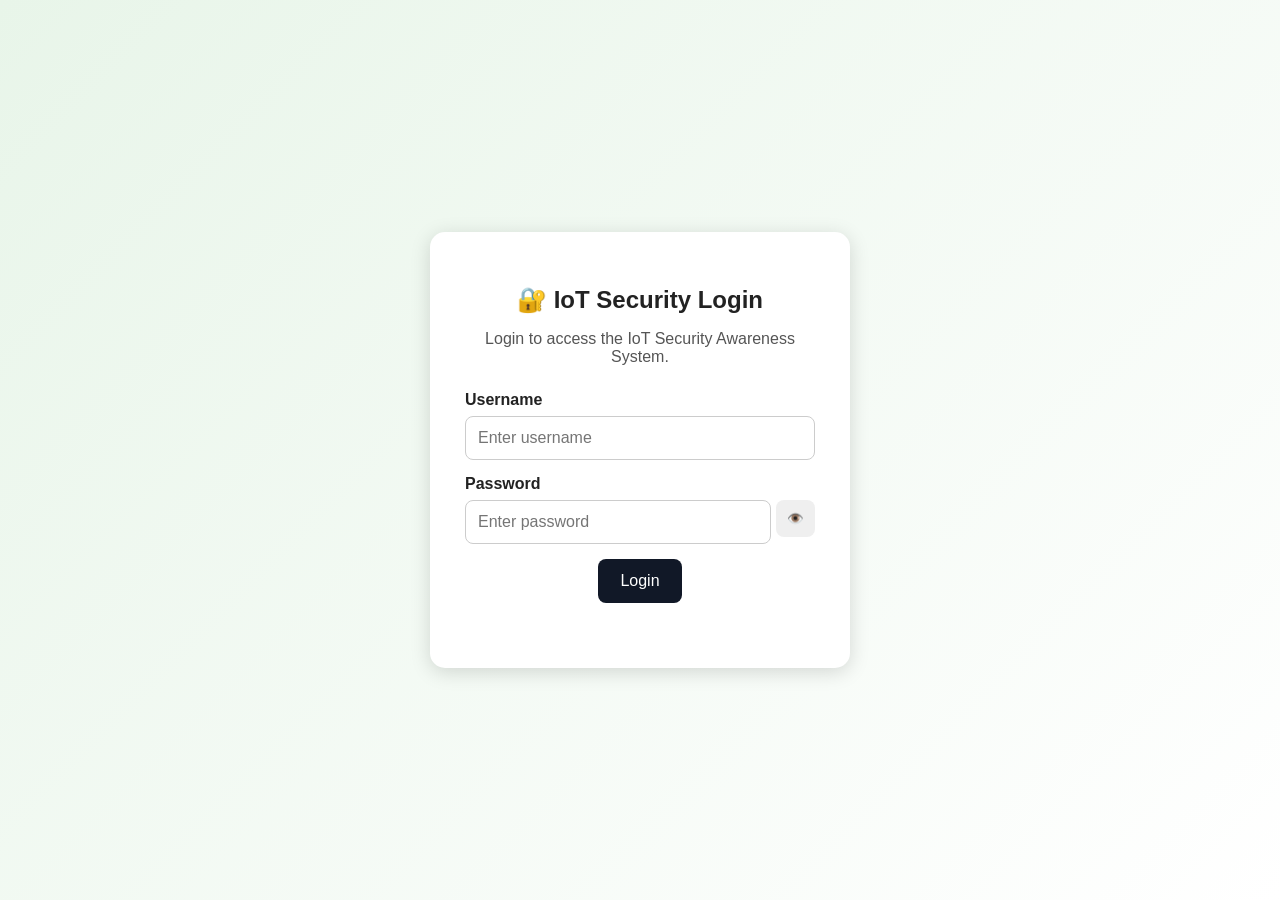
<file: index.html>
<!DOCTYPE html>
<html>
<head>

    <title>IoT Security Login</title>

    <link rel="stylesheet" href="style.css">

</head>

<body>

    <div class="login-page">

        <div class="login-box">

            <h2>🔐 IoT Security Login</h2>

            <p>
                Login to access the IoT Security Awareness System.
            </p>


            <label>Username</label>

            <input
                type="text"
                id="username"
                placeholder="Enter username"
            >


            <label>Password</label>

            <div class="password-box">

                <input
                    type="password"
                    id="password"
                    placeholder="Enter password"
                >

                <button
                    type="button"
                    onclick="togglePassword()">
                    👁️
                </button>

            </div>


            <button
                class="button"
                onclick="loginUser()">
                Login
            </button>


            <div id="loginResult"></div>

        </div>

    </div>


    <script>

        // Show / Hide Password

        function togglePassword() {

            let password =
                document.getElementById("password");

            if (password.type === "password") {

                password.type = "text";

            }
            else {

                password.type = "password";

            }

        }


        // Login

        function loginUser() {

            let username =
                document.getElementById("username").value;

            let password =
                document.getElementById("password").value;


            if (username === "" || password === "") {

                document.getElementById("loginResult").innerHTML =
                    "⚠️ Please enter username and password.";

                return;

            }


            // Demo login credentials

            if (username === "admin" && password === "1234") {

                document.getElementById("loginResult").innerHTML =
                    "✅ Login successful!";

                setTimeout(function() {

                    window.location.href = "home.html";

                }, 1000);

            }

            else {

                document.getElementById("loginResult").innerHTML =
                    "❌ Invalid username or password.";

            }

        }

    </script>

</body>

</html>
</file>
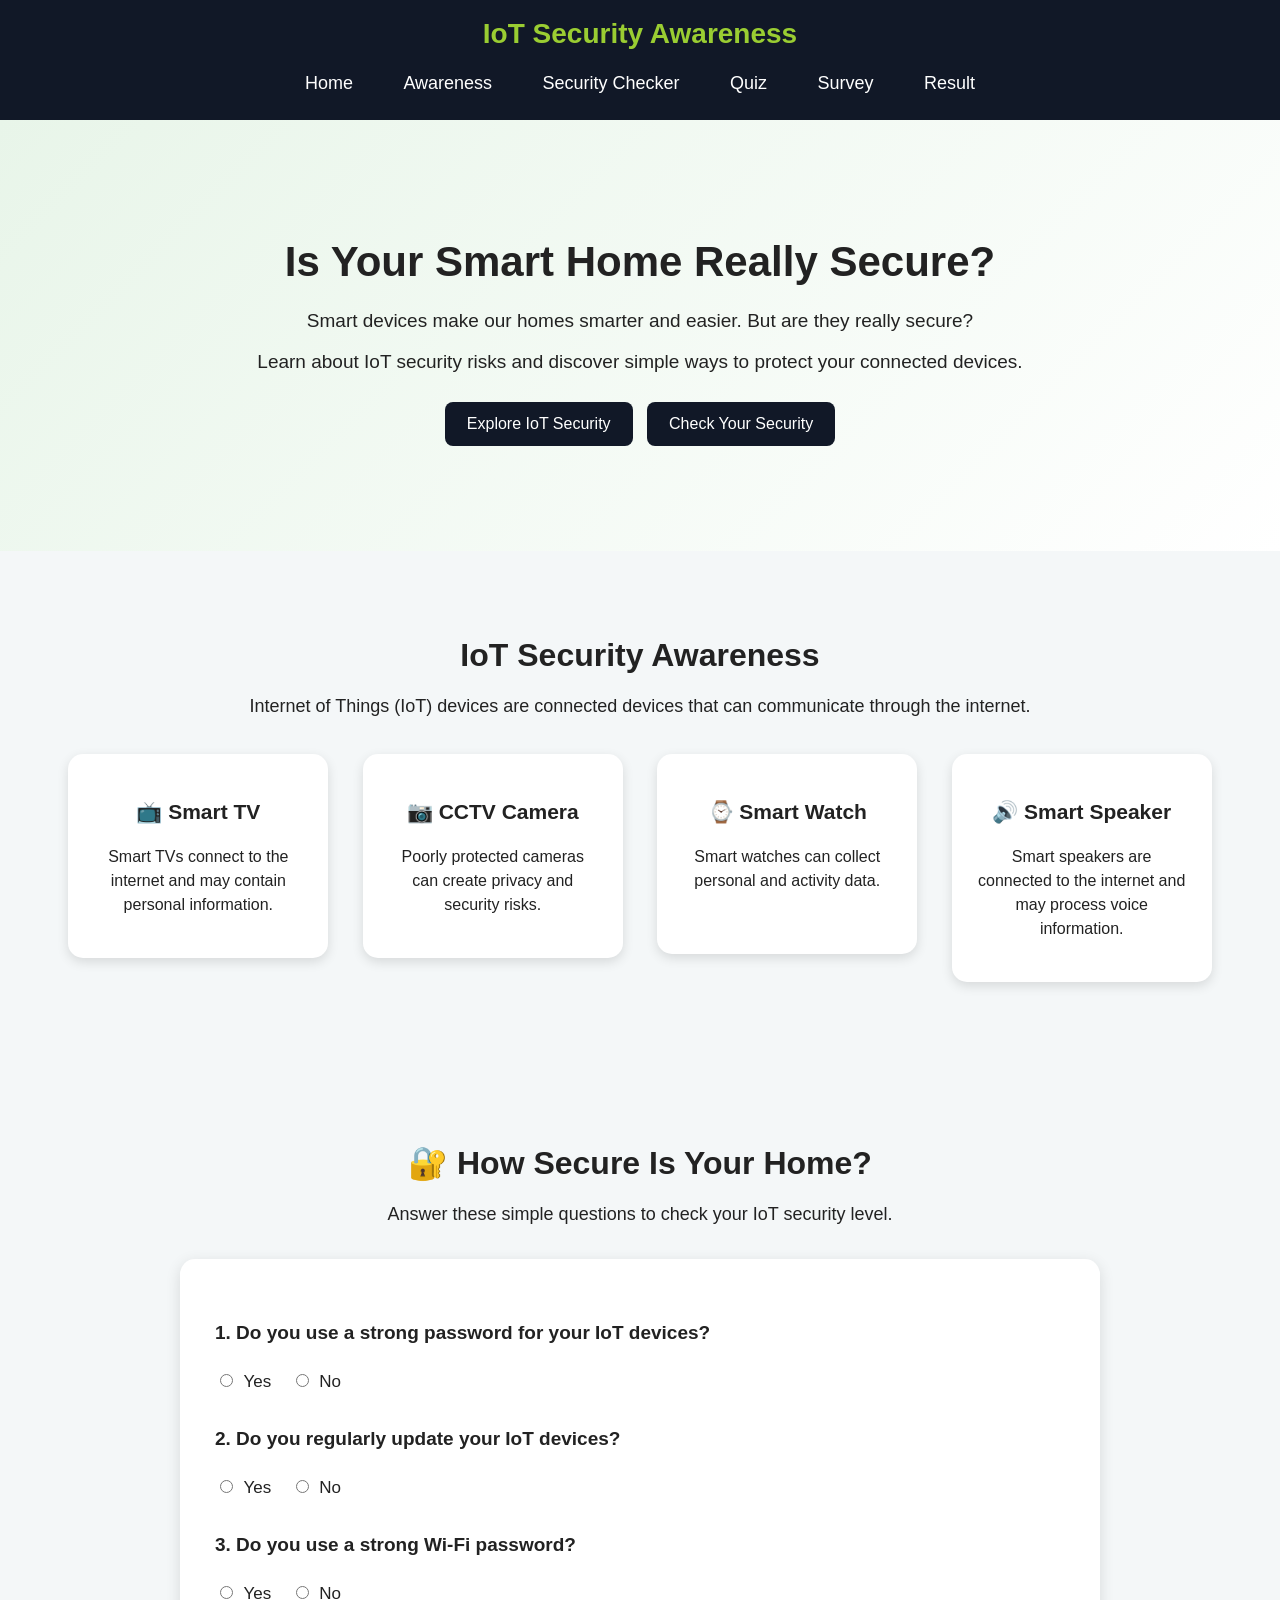
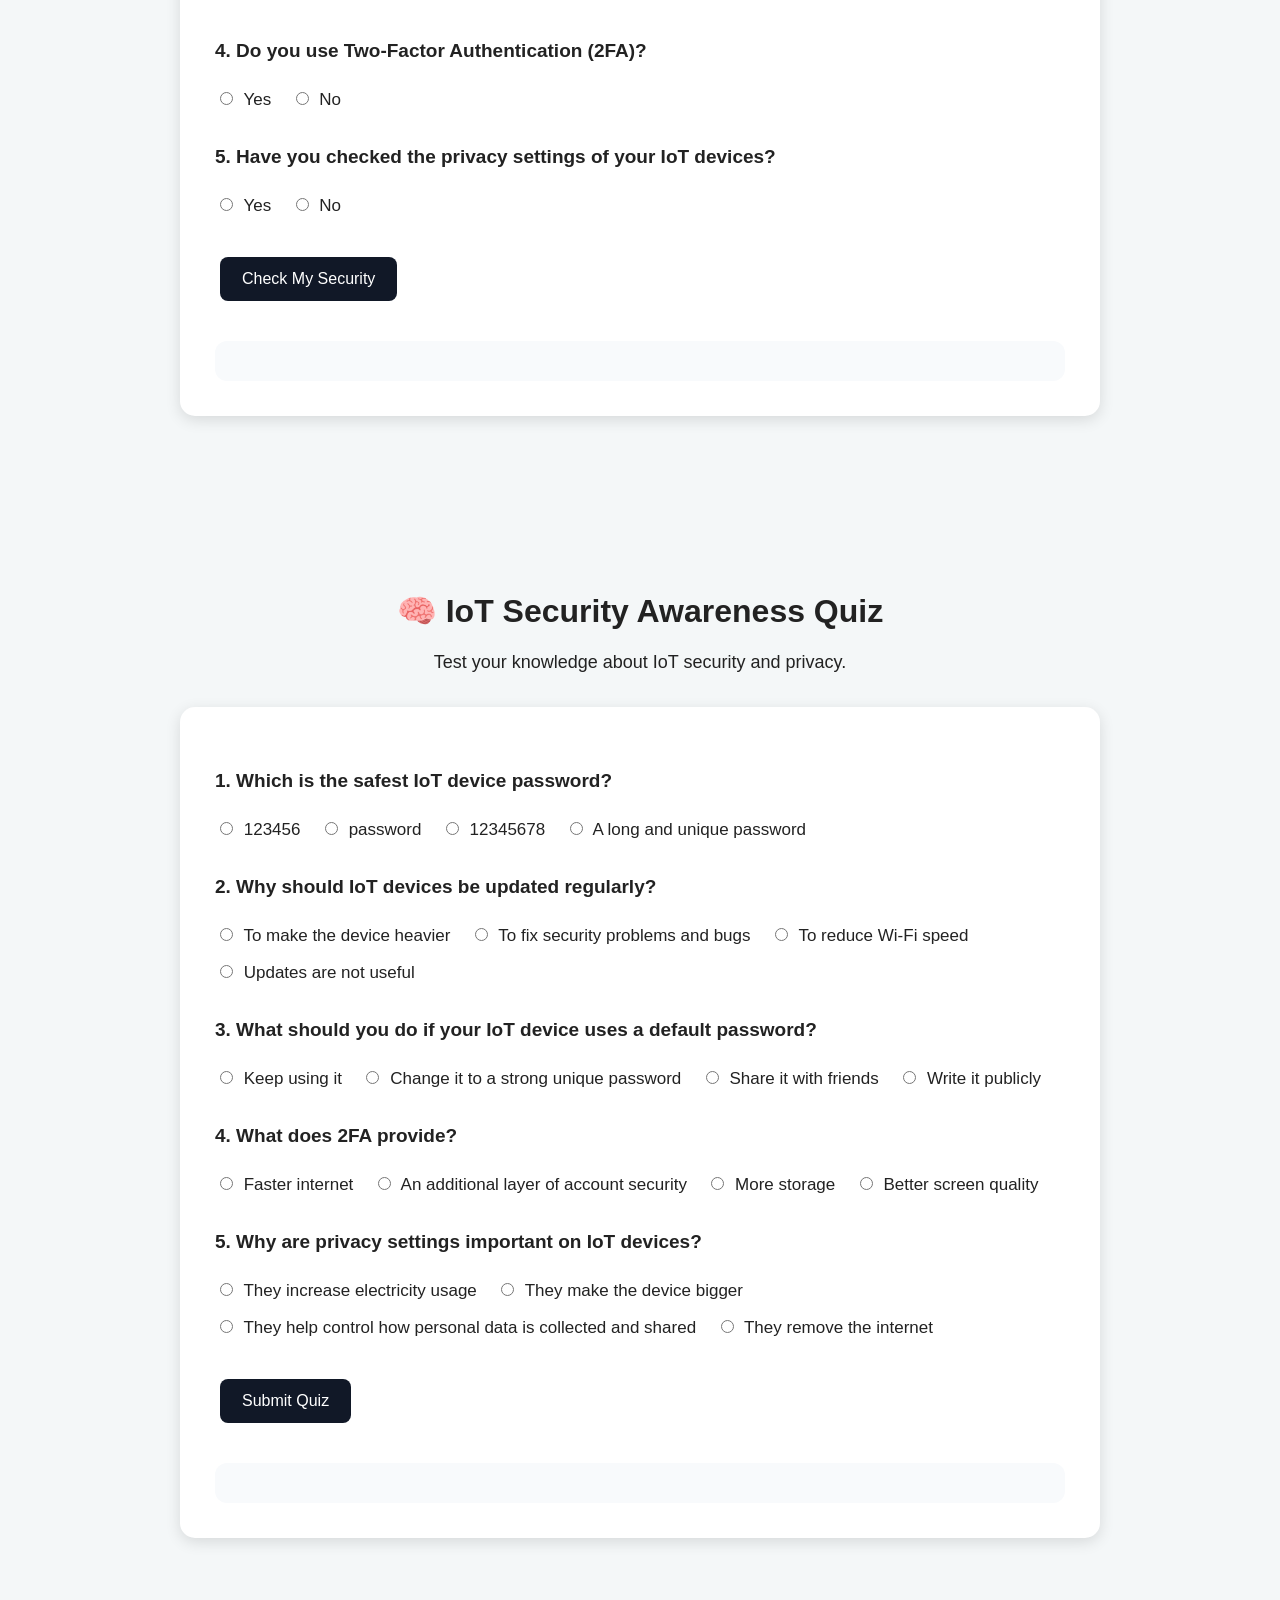
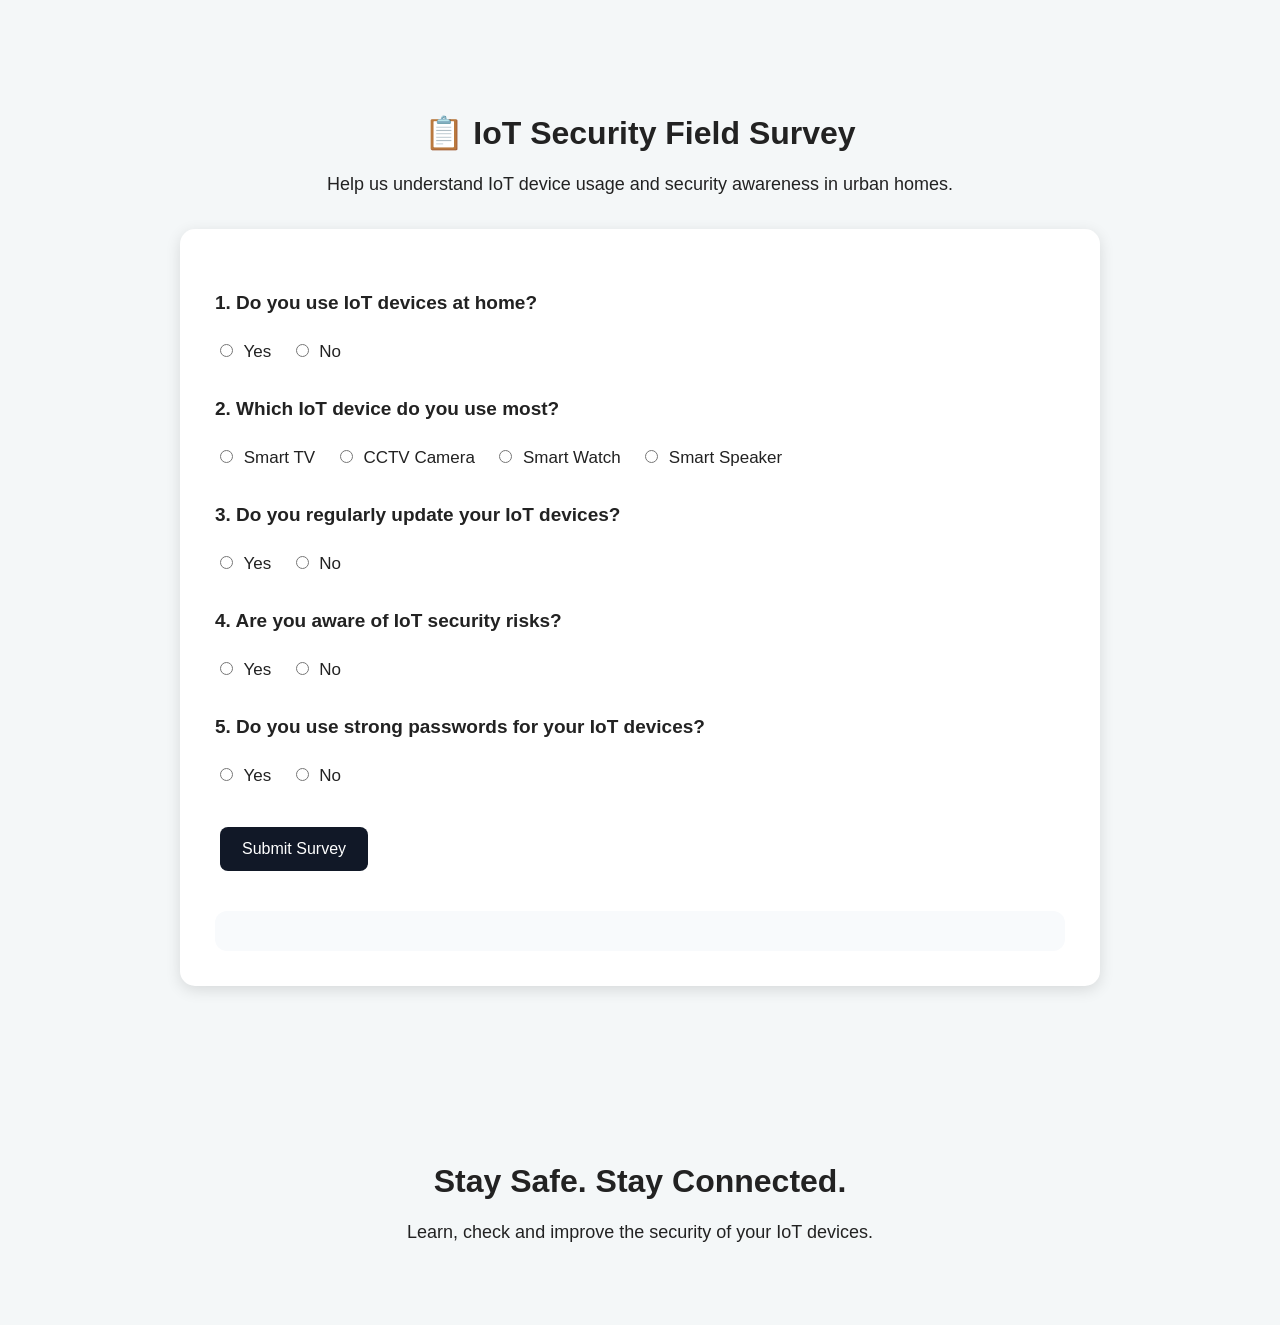
<file: home.html>
<!DOCTYPE html>
<html>
<head>
    <title>IoT Security Awareness</title>

    <link rel="stylesheet" href="style.css">
</head>

<body>

    <!-- Navigation Bar -->

    <div class="navbar">

        <h2>IoT Security Awareness</h2>

        <a href="#home">Home</a>
        <a href="#awareness">Awareness</a>
        <a href="#checker">Security Checker</a>
        <a href="#quiz">Quiz</a>
        <a href="#survey">Survey</a>
        <a href="#
Result">Result</a>

    </div>


    <!-- Welcome Section -->

    <div class="hero" id="home">

        <h1>Is Your Smart Home Really Secure?</h1>

        <p>
            Smart devices make our homes smarter and easier.
            But are they really secure?
        </p>

        <p>
            Learn about IoT security risks and discover simple
            ways to protect your connected devices.
        </p>

        <a href="#awareness" class="button">
            Explore IoT Security
        </a>

        <a href="#checker" class="button">
            Check Your Security
        </a>

    </div>


    <!-- Awareness Section -->

    <div class="section" id="awareness">

        <h2>IoT Security Awareness</h2>

        <p>
            Internet of Things (IoT) devices are connected devices
            that can communicate through the internet.
        </p>


        <div class="card">

            <h3>📺 Smart TV</h3>

            <p>
                Smart TVs connect to the internet and may contain
                personal information.
            </p>

        </div>


        <div class="card">

            <h3>📷 CCTV Camera</h3>

            <p>
                Poorly protected cameras can create privacy and
                security risks.
            </p>

        </div>


        <div class="card">

            <h3>⌚ Smart Watch</h3>

            <p>
                Smart watches can collect personal and activity data.
            </p>

        </div>


        <div class="card">

            <h3>🔊 Smart Speaker</h3>

            <p>
                Smart speakers are connected to the internet and
                may process voice information.
            </p>

        </div>

    </div>


    <!-- Security Checker -->

    <div class="section" id="checker">

        <h2>🔐 How Secure Is Your Home?</h2>

        <p>
            Answer these simple questions to check your IoT security level.
        </p>

        <div class="checker-box">

            <h3>1. Do you use a strong password for your IoT devices?</h3>

            <label>
                <input type="radio" name="q1" value="yes">
                Yes
            </label>

            <label>
                <input type="radio" name="q1" value="no">
                No
            </label>


            <h3>2. Do you regularly update your IoT devices?</h3>

            <label>
                <input type="radio" name="q2" value="yes">
                Yes
            </label>

            <label>
                <input type="radio" name="q2" value="no">
                No
            </label>


            <h3>3. Do you use a strong Wi-Fi password?</h3>

            <label>
                <input type="radio" name="q3" value="yes">
                Yes
            </label>

            <label>
                <input type="radio" name="q3" value="no">
                No
            </label>


            <h3>4. Do you use Two-Factor Authentication (2FA)?</h3>

            <label>
                <input type="radio" name="q4" value="yes">
                Yes
            </label>

            <label>
                <input type="radio" name="q4" value="no">
                No
            </label>


            <h3>5. Have you checked the privacy settings of your IoT devices?</h3>

            <label>
                <input type="radio" name="q5" value="yes">
                Yes
            </label>

            <label>
                <input type="radio" name="q5" value="no">
                No
            </label>


            <br><br>

            <button class="button" onclick="checkSecurity()">
                Check My Security
            </button>

            <div id="result"></div>

        </div>

    </div>


    <!-- Quiz -->

    <div class="section" id="quiz">

        <h2>🧠 IoT Security Awareness Quiz</h2>

        <p>
            Test your knowledge about IoT security and privacy.
        </p>

        <div class="quiz-box">

            <!-- Question 1 -->

            <h3>1. Which is the safest IoT device password?</h3>

            <label>
                <input type="radio" name="quiz1" value="wrong">
                123456
            </label>

            <label>
                <input type="radio" name="quiz1" value="wrong">
                password
            </label>

            <label>
                <input type="radio" name="quiz1" value="wrong">
                12345678
            </label>

            <label>
                <input type="radio" name="quiz1" value="correct">
                A long and unique password
            </label>


            <!-- Question 2 -->

            <h3>2. Why should IoT devices be updated regularly?</h3>

            <label>
                <input type="radio" name="quiz2" value="wrong">
                To make the device heavier
            </label>

            <label>
                <input type="radio" name="quiz2" value="correct">
                To fix security problems and bugs
            </label>

            <label>
                <input type="radio" name="quiz2" value="wrong">
                To reduce Wi-Fi speed
            </label>

            <label>
                <input type="radio" name="quiz2" value="wrong">
                Updates are not useful
            </label>


            <!-- Question 3 -->

            <h3>3. What should you do if your IoT device uses a default password?</h3>

            <label>
                <input type="radio" name="quiz3" value="wrong">
                Keep using it
            </label>

            <label>
                <input type="radio" name="quiz3" value="correct">
                Change it to a strong unique password
            </label>

            <label>
                <input type="radio" name="quiz3" value="wrong">
                Share it with friends
            </label>

            <label>
                <input type="radio" name="quiz3" value="wrong">
                Write it publicly
            </label>


            <!-- Question 4 -->

            <h3>4. What does 2FA provide?</h3>

            <label>
                <input type="radio" name="quiz4" value="wrong">
                Faster internet
            </label>

            <label>
                <input type="radio" name="quiz4" value="correct">
                An additional layer of account security
            </label>

            <label>
                <input type="radio" name="quiz4" value="wrong">
                More storage
            </label>

            <label>
                <input type="radio" name="quiz4" value="wrong">
                Better screen quality
            </label>


            <!-- Question 5 -->

            <h3>5. Why are privacy settings important on IoT devices?</h3>

            <label>
                <input type="radio" name="quiz5" value="wrong">
                They increase electricity usage
            </label>

            <label>
                <input type="radio" name="quiz5" value="wrong">
                They make the device bigger
            </label>

            <label>
                <input type="radio" name="quiz5" value="correct">
                They help control how personal data is collected and shared
            </label>

            <label>
                <input type="radio" name="quiz5" value="wrong">
                They remove the internet
            </label>


            <br><br>

            <button class="button" onclick="checkQuiz()">
                Submit Quiz
            </button>

            <div id="quizResult"></div>

        </div>

    </div>


    <!-- Field Survey -->

    <div class="section" id="survey">

        <h2>📋 IoT Security Field Survey</h2>

        <p>
            Help us understand IoT device usage and security
            awareness in urban homes.
        </p>

        <div class="checker-box">

            <h3>1. Do you use IoT devices at home?</h3>

            <label>
                <input type="radio" name="survey1" value="yes">
                Yes
            </label>

            <label>
                <input type="radio" name="survey1" value="no">
                No
            </label>


            <h3>2. Which IoT device do you use most?</h3>

            <label>
                <input type="radio" name="survey2" value="smarttv">
                Smart TV
            </label>

            <label>
                <input type="radio" name="survey2" value="camera">
                CCTV Camera
            </label>

            <label>
                <input type="radio" name="survey2" value="watch">
                Smart Watch
            </label>

            <label>
                <input type="radio" name="survey2" value="speaker">
                Smart Speaker
            </label>


            <h3>3. Do you regularly update your IoT devices?</h3>

            <label>
                <input type="radio" name="survey3" value="yes">
                Yes
            </label>

            <label>
                <input type="radio" name="survey3" value="no">
                No
            </label>


            <h3>4. Are you aware of IoT security risks?</h3>

            <label>
                <input type="radio" name="survey4" value="yes">
                Yes
            </label>

            <label>
                <input type="radio" name="survey4" value="no">
                No
            </label>


            <h3>5. Do you use strong passwords for your IoT devices?</h3>

            <label>
                <input type="radio" name="survey5" value="yes">
                Yes
            </label>

            <label>
                <input type="radio" name="survey5" value="no">
                No
            </label>


            <br><br>

            <button class="button" onclick="submitSurvey()">
                Submit Survey
            </button>

            <div id="surveyResult"></div>

        </div>

    </div>


    <!-- Footer -->

    <div class="section">

        <h2>Stay Safe. Stay Connected.</h2>

        <p>
            Learn, check and improve the security of your IoT devices.
        </p>

    </div>


    <!-- JavaScript -->

    <script>

        // =========================
        // SECURITY CHECKER
        // =========================

        function checkSecurity() {

            let score = 0;

            let q1 = document.querySelector('input[name="q1"]:checked');
            let q2 = document.querySelector('input[name="q2"]:checked');
            let q3 = document.querySelector('input[name="q3"]:checked');
            let q4 = document.querySelector('input[name="q4"]:checked');
            let q5 = document.querySelector('input[name="q5"]:checked');

            if (!q1 || !q2 || !q3 || !q4 || !q5) {

                document.getElementById("result").innerHTML =
                    "<h3>Please answer all questions.</h3>";

                return;
            }

            if (q1.value === "yes") score += 20;
            if (q2.value === "yes") score += 20;
            if (q3.value === "yes") score += 20;
            if (q4.value === "yes") score += 20;
            if (q5.value === "yes") score += 20;


            let message = "";

            if (score >= 80) {

                message =
                    "🟢 Excellent! Your IoT security practices are strong.";

            }
            else if (score >= 60) {

                message =
                    "🟡 Good! But there are some areas you can improve.";

            }
            else if (score >= 40) {

                message =
                    "🟠 It's okay! Keep trying and improve your security.";

            }
            else {

                message =
                    "🔴 Your security needs improvement. Don't worry, you can make it better.";

            }


            document.getElementById("result").innerHTML =

                "<h3>Your Security Score: " +
                score +
                "/100</h3>" +

                "<p>" +
                message +
                "</p>";
        }



        // =========================
        // QUIZ
        // =========================

        function checkQuiz() {

            let score = 0;

            let q1 = document.querySelector('input[name="quiz1"]:checked');
            let q2 = document.querySelector('input[name="quiz2"]:checked');
            let q3 = document.querySelector('input[name="quiz3"]:checked');
            let q4 = document.querySelector('input[name="quiz4"]:checked');
            let q5 = document.querySelector('input[name="quiz5"]:checked');


            if (!q1 || !q2 || !q3 || !q4 || !q5) {

                document.getElementById("quizResult").innerHTML =
                    "<h3>Please answer all quiz questions.</h3>";

                return;
            }


            if (q1.value === "correct") score++;
            if (q2.value === "correct") score++;
            if (q3.value === "correct") score++;
            if (q4.value === "correct") score++;
            if (q5.value === "correct") score++;


            let percentage = (score / 5) * 100;

            let message = "";


            if (score === 5) {

                message =
                    "Excellent! You are an IoT security pro!";

            }
            else if (score === 4) {

                message =
                    "Good! You have strong IoT security knowledge.";

            }
            else if (score === 3) {

                message =
                    "It's okay! Keep trying and learn more.";

            }
            else {

                message =
                    "Don't worry! Keep learning and improve your knowledge.";

            }


            document.getElementById("quizResult").innerHTML =

                "<h3>Your Quiz Score: " +
                score +
                "/5</h3>" +

                "<p>Percentage: " +
                percentage +
                "%</p>" +

                "<p>" +
                message +
                "</p>";
        }



        // =========================
        // FIELD SURVEY
        // =========================

        function submitSurvey() {

            let q1 = document.querySelector('input[name="survey1"]:checked');
            let q2 = document.querySelector('input[name="survey2"]:checked');
            let q3 = document.querySelector('input[name="survey3"]:checked');
            let q4 = document.querySelector('input[name="survey4"]:checked');
            let q5 = document.querySelector('input[name="survey5"]:checked');


            if (!q1 || !q2 || !q3 || !q4 || !q5) {

                document.getElementById("surveyResult").innerHTML =
                    "<h3>Please answer all survey questions.</h3>";

                return;
            }


            let securityAnswers = 0;

            if (q1.value === "yes") securityAnswers++;
            if (q3.value === "yes") securityAnswers++;
            if (q4.value === "yes") securityAnswers++;
            if (q5.value === "yes") securityAnswers++;


            let message = "";


            if (securityAnswers >= 3) {

                message =
                    "Good security awareness! Keep following safe IoT practices.";

            }
            else if (securityAnswers >= 2) {

                message =
                    "Moderate awareness. You can improve your IoT security practices.";

            }
            else {

                message =
                    "More awareness is needed. Learn about IoT security risks and protection.";

            }


            document.getElementById("surveyResult").innerHTML =

                "<h3>✅ Survey Submitted Successfully!</h3>" +

                "<p>Thank you for participating in our IoT Security Survey.</p>" +

                "<p>" +
                message +
                "</p>";
        }

    </script>

</body>

</html>
</file>
<file: style.css>
/* =========================
   GENERAL
========================= */

html {
    scroll-behavior: smooth;
}

body {
    margin: 0;
    font-family: Arial, sans-serif;
    background: #f4f7f8;
    color: #222;
}


/* =========================
   NAVIGATION BAR
========================= */

.navbar {
    background: #111827;
    padding: 18px 20px;
    text-align: center;
    position: sticky;
    top: 0;
    z-index: 1000;
}

.navbar h2 {
    color: #9acd32;
    margin: 0 0 15px 0;
    font-size: 28px;
}

.navbar a {
    color: #ffffff;
    text-decoration: none;
    margin: 0 15px;
    font-size: 18px;
    display: inline-block;
    padding: 8px;
}

.navbar a:hover {
    color: #9acd32;
}


/* =========================
   HERO / HOME
========================= */

.hero {
    text-align: center;
    padding: 90px 20px;
    background: linear-gradient(135deg, #e8f5e9, #ffffff);
}

.hero h1 {
    font-size: 42px;
    margin-bottom: 20px;
}

.hero p {
    font-size: 19px;
    line-height: 1.6;
    max-width: 800px;
    margin: 10px auto;
}


/* =========================
   BUTTON
========================= */

.button {
    display: inline-block;
    background: #111827;
    color: white;
    text-decoration: none;
    border: none;
    padding: 13px 22px;
    margin: 15px 5px;
    border-radius: 8px;
    font-size: 16px;
    cursor: pointer;
}

.button:hover {
    background: #374151;
}


/* =========================
   SECTIONS
========================= */

.section {
    padding: 60px 30px;
    text-align: center;
}

.section h2 {
    font-size: 32px;
    margin-bottom: 15px;
}

.section > p {
    font-size: 18px;
    line-height: 1.6;
}


/* =========================
   AWARENESS CARDS
========================= */

.card {
    display: inline-block;
    vertical-align: top;
    width: 210px;
    min-height: 150px;
    margin: 15px;
    padding: 25px;
    background: white;
    border-radius: 15px;
    box-shadow: 0 4px 12px rgba(0, 0, 0, 0.12);
    transition: 0.3s;
}

.card:hover {
    transform: translateY(-8px);
}

.card h3 {
    font-size: 21px;
}

.card p {
    line-height: 1.5;
}


/* =========================
   CHECKER + QUIZ BOX
========================= */

.checker-box,
.quiz-box {
    max-width: 850px;
    margin: 30px auto;
    padding: 35px;
    background: white;
    border-radius: 15px;
    box-shadow: 0 4px 15px rgba(0, 0, 0, 0.12);
    text-align: left;
}

.checker-box h3,
.quiz-box h3 {
    margin-top: 28px;
    font-size: 19px;
}

.checker-box label,
.quiz-box label {
    display: inline-block;
    margin: 8px 15px 8px 0;
    font-size: 17px;
    cursor: pointer;
}

input[type="radio"] {
    margin-right: 6px;
}


/* =========================
   RESULTS
========================= */

#result,
#quizResult,
#surveyResult {
    margin-top: 25px;
    padding: 20px;
    text-align: center;
    border-radius: 12px;
    background: #f8fafc;
}

#result img,
#quizResult img,
#surveyResult img {
    max-width: 100%;
    height: auto;
    object-fit: cover;
}


/* =========================
   FOOTER
========================= */

.section:last-child {
    background: #111827;
    color: white;
}


/* =========================
   MOBILE RESPONSIVE
========================= */

@media (max-width: 700px) {

    .navbar h2 {
        font-size: 23px;
    }

    .navbar a {
        margin: 4px;
        font-size: 15px;
    }

    .hero {
        padding: 60px 15px;
    }

    .hero h1 {
        font-size: 30px;
    }

    .hero p {
        font-size: 16px;
    }

    .section {
        padding: 40px 15px;
    }

    .section h2 {
        font-size: 27px;
    }

    .card {
        width: auto;
        max-width: 300px;
        margin: 12px auto;
        display: block;
    }

    .checker-box,
    .quiz-box {
        padding: 20px;
    }

    .checker-box label,
    .quiz-box label {
        display: block;
        margin: 12px 0;
    }

    .button {
        font-size: 15px;
    }
}
/* =========================
   LOGIN PAGE
========================= */

.login-page {
    min-height: 100vh;
    display: flex;
    justify-content: center;
    align-items: center;
    background: linear-gradient(135deg, #e8f5e9, #ffffff);
}

.login-box {
    width: 350px;
    padding: 35px;
    background: white;
    border-radius: 15px;
    box-shadow: 0 4px 20px rgba(0, 0, 0, 0.15);
    text-align: center;
}

.login-box h2 {
    margin-bottom: 10px;
}

.login-box p {
    color: #555;
    margin-bottom: 25px;
}

.login-box label {
    display: block;
    text-align: left;
    margin-top: 15px;
    font-weight: bold;
}

.login-box input {
    width: 100%;
    box-sizing: border-box;
    padding: 12px;
    margin-top: 7px;
    border: 1px solid #ccc;
    border-radius: 8px;
    font-size: 16px;
}

.password-box {
    display: flex;
    align-items: center;
}

.password-box input {
    flex: 1;
}

.password-box button {
    margin-left: 5px;
    padding: 11px;
    border: none;
    border-radius: 8px;
    cursor: pointer;
}

#loginResult {
    margin-top: 15px;
    font-weight: bold;
}
</file>
